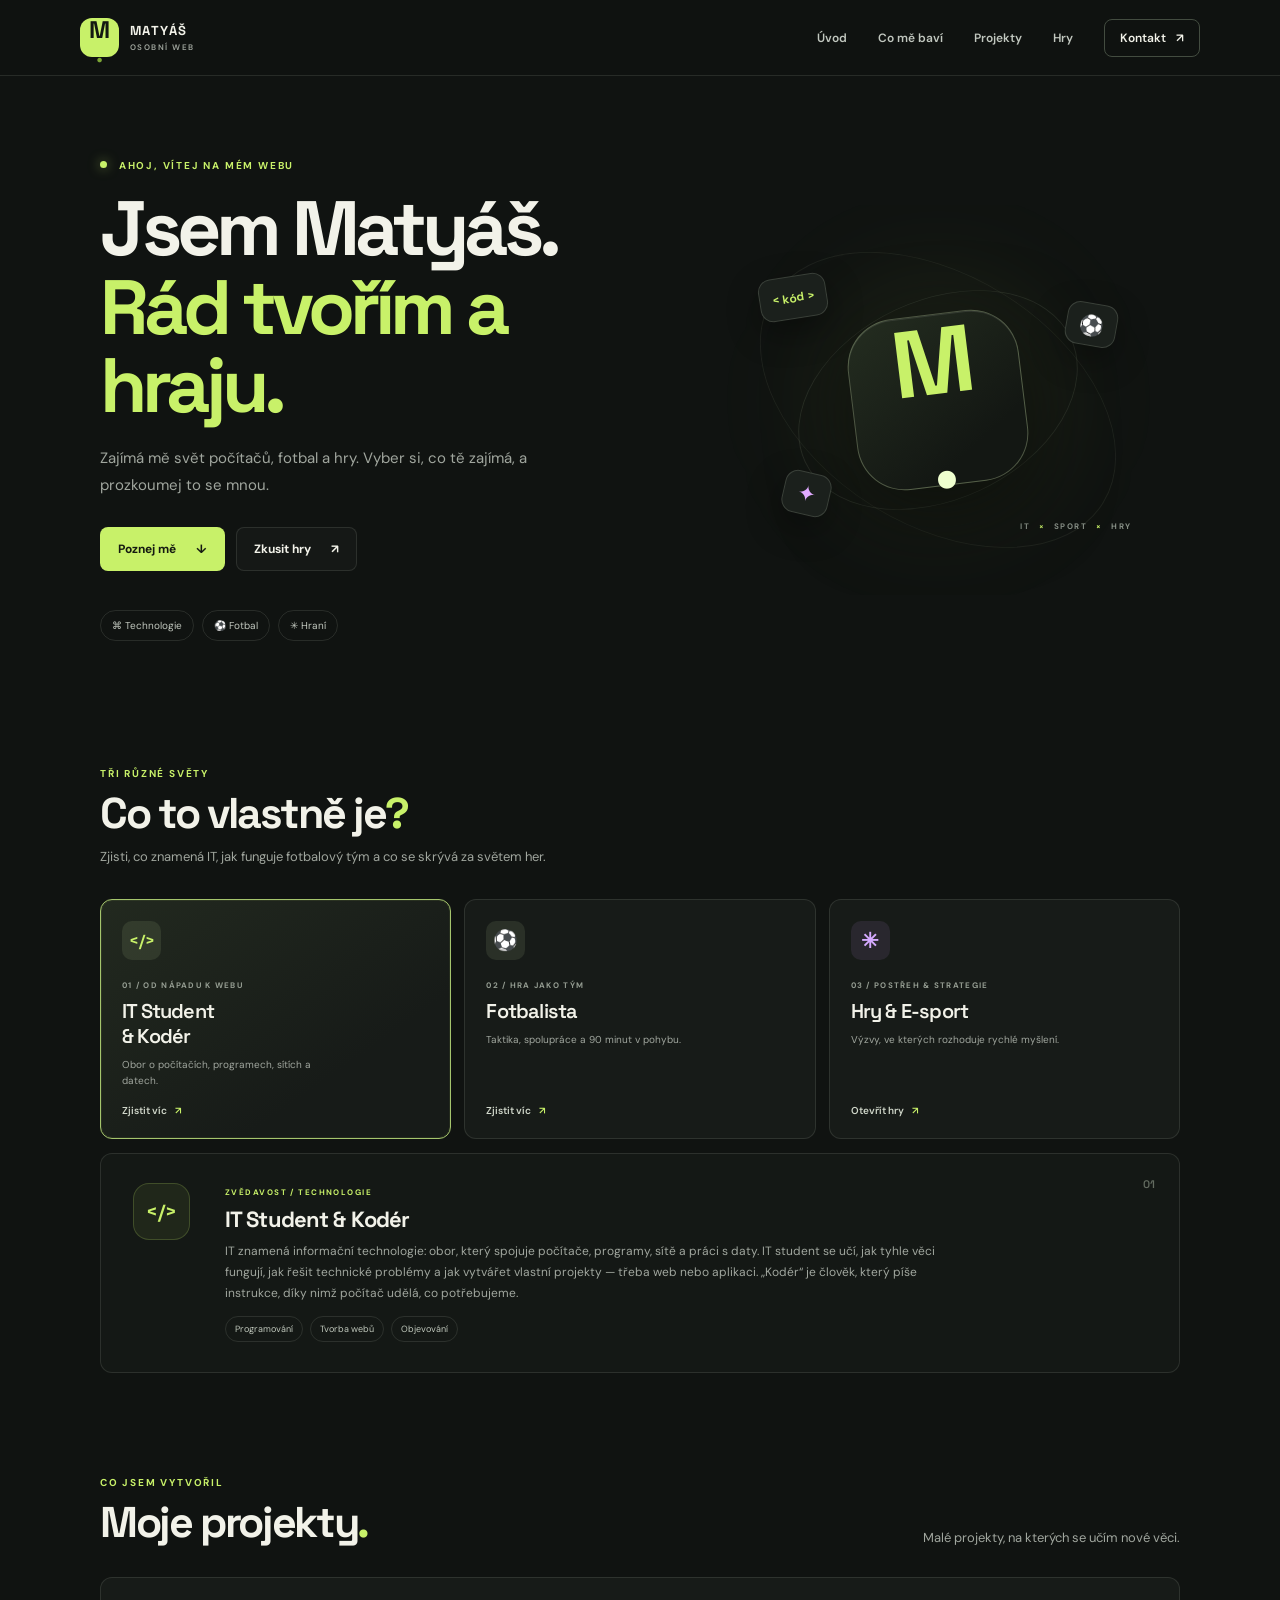
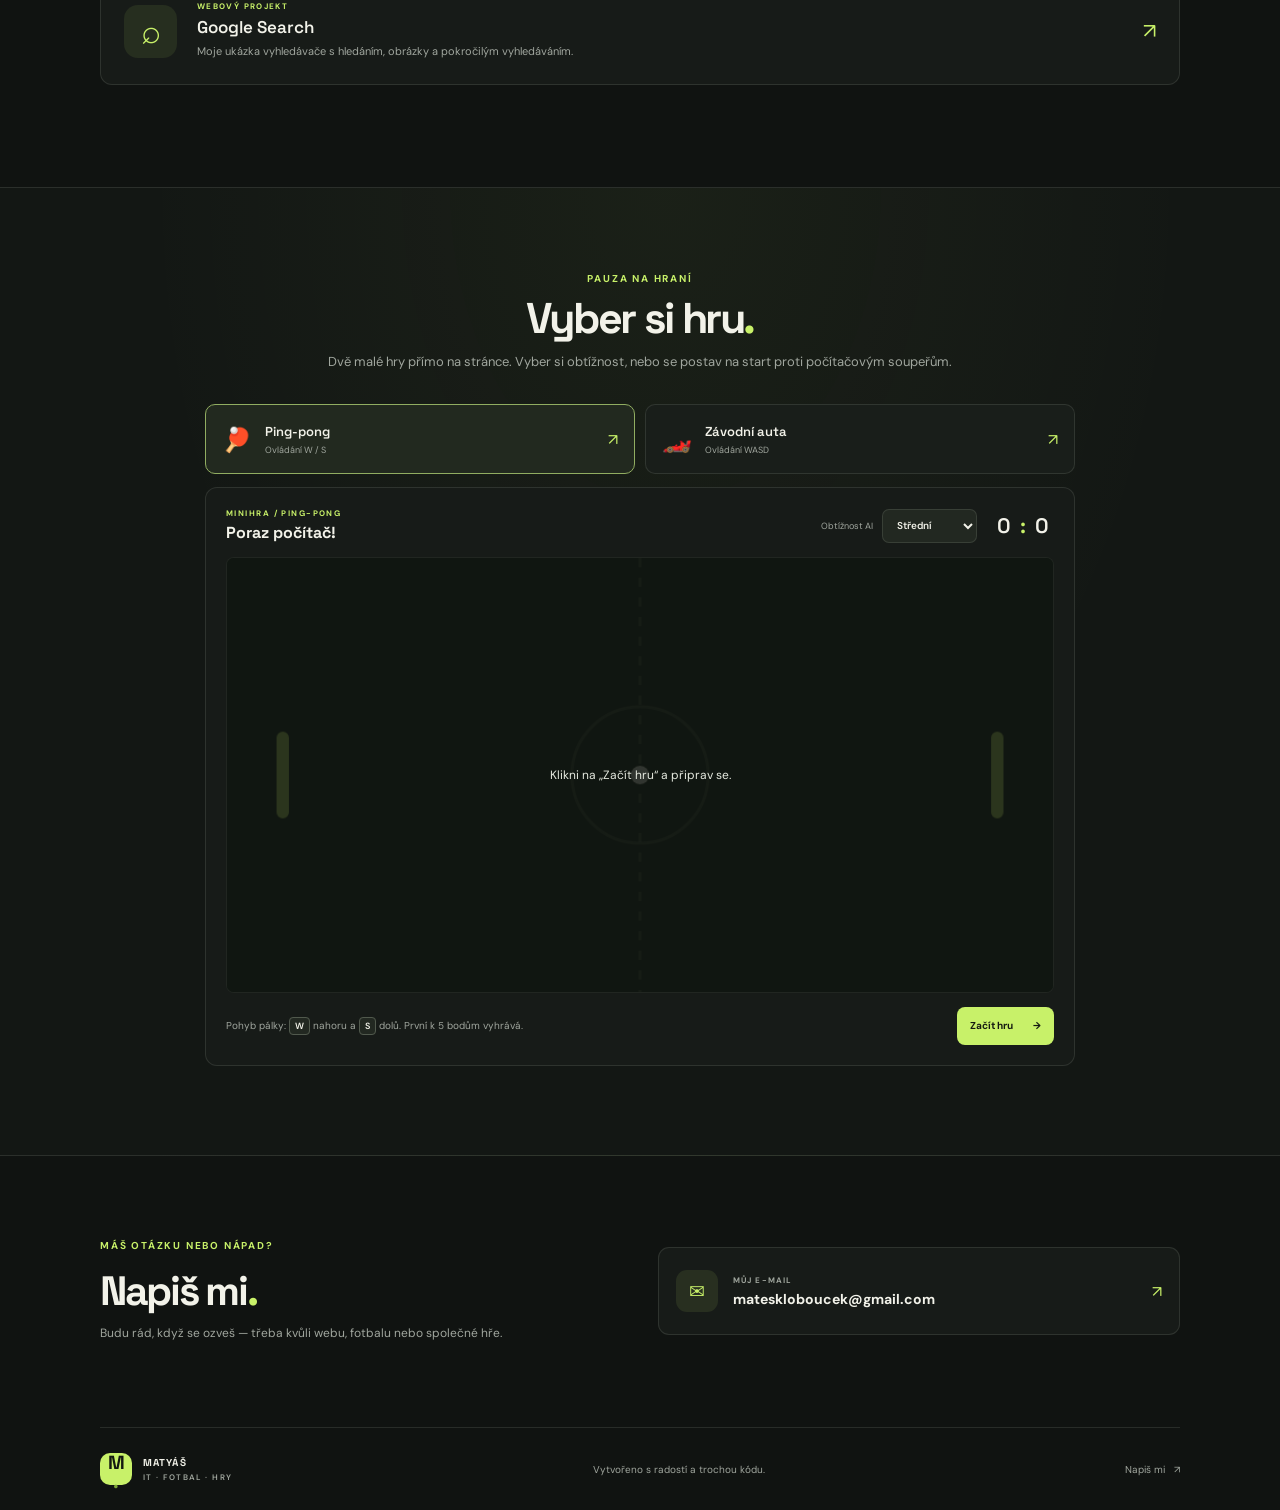
<file: index.html>
<!DOCTYPE html>
<html lang="cs">
<head>
  <meta charset="UTF-8">
  <meta name="viewport" content="width=device-width, initial-scale=1">
  <meta name="theme-color" content="#101311">
  <meta name="description" content="Osobní web Matyáše — IT, fotbal a hry.">
  <title>Matyáš | IT, fotbal a hry</title>
  <link rel="stylesheet" href="style.css">
  <script src="script.js" defer></script>
</head>
<body>
  <header class="site-header">
    <a class="brand" href="#home" aria-label="Matyáš — úvod">
      <span class="brand-mark" aria-hidden="true">M<span>.</span></span>
      <span class="brand-name">MATYÁŠ<small>OSOBNÍ WEB</small></span>
    </a>
    <button class="menu-toggle" id="menu-toggle" type="button" aria-label="Otevřít navigaci" aria-expanded="false">☰</button>
    <nav class="navigation" id="navigation" aria-label="Hlavní navigace">
      <a href="#home">Úvod</a>
      <a href="#interests">Co mě baví</a>
      <a href="#projects">Projekty</a>
      <a href="#games">Hry</a>
      <a class="nav-contact" href="#contact">Kontakt <span aria-hidden="true">↗</span></a>
    </nav>
  </header>

  <main>
    <section class="hero section-wrap" id="home">
      <div class="hero-copy">
        <p class="eyebrow"><span class="status-dot"></span> Ahoj, vítej na mém webu</p>
        <h1>Jsem Matyáš.<br><span>Rád tvořím a hraju.</span></h1>
        <p class="hero-intro">Zajímá mě svět počítačů, fotbal a hry. Vyber si, co tě zajímá, a prozkoumej to se mnou.</p>
        <div class="hero-actions">
          <a class="button button-primary" href="#interests">Poznej mě <span aria-hidden="true">↓</span></a>
          <a class="button button-quiet" href="#games">Zkusit hry <span aria-hidden="true">↗</span></a>
        </div>
        <div class="hero-tags" aria-label="Moje zájmy">
          <span>⌘ Technologie</span><span>⚽ Fotbal</span><span>✳ Hraní</span>
        </div>
      </div>
      <div class="hero-art" aria-label="Grafická ilustrace osobního loga">
        <div class="orbit orbit-one"></div><div class="orbit orbit-two"></div>
        <div class="hero-logo">M<span>.</span></div>
        <span class="float-chip chip-code">&lt; kód &gt;</span>
        <span class="float-chip chip-ball">⚽</span>
        <span class="float-chip chip-game">✦</span>
        <span class="art-caption">IT <b>×</b> SPORT <b>×</b> HRY</span>
      </div>
    </section>

    <section class="interests section-wrap" id="interests">
      <div class="section-heading">
        <p class="eyebrow">Tři různé světy</p>
        <h2>Co to vlastně je<span>?</span></h2>
        <p>Zjisti, co znamená IT, jak funguje fotbalový tým a co se skrývá za světem her.</p>
      </div>
      <div class="interest-grid" role="tablist" aria-label="Moje zájmy">
        <button class="interest-card is-active" type="button" role="tab" id="tab-it" aria-selected="true" aria-controls="interest-detail" data-interest="it">
          <span class="card-icon icon-tech" aria-hidden="true">&lt;/&gt;</span>
          <span class="card-number">01 / OD NÁPADU K WEBU</span>
          <strong>IT Student<br>&amp; Kodér</strong>
          <span class="card-summary">Obor o počítačích, programech, sítích a datech.</span>
          <span class="card-link">Zjistit víc <span aria-hidden="true">↗</span></span>
        </button>
        <button class="interest-card" type="button" role="tab" id="tab-football" aria-selected="false" aria-controls="interest-detail" data-interest="football">
          <span class="card-icon icon-football" aria-hidden="true">⚽</span>
          <span class="card-number">02 / HRA JAKO TÝM</span>
          <strong>Fotbalista</strong>
          <span class="card-summary">Taktika, spolupráce a 90 minut v pohybu.</span>
          <span class="card-link">Zjistit víc <span aria-hidden="true">↗</span></span>
        </button>
        <button class="interest-card" type="button" role="tab" id="tab-games" aria-selected="false" aria-controls="interest-detail" data-interest="games">
          <span class="card-icon icon-games" aria-hidden="true">✳</span>
          <span class="card-number">03 / POSTŘEH &amp; STRATEGIE</span>
          <strong>Hry &amp; E-sport</strong>
          <span class="card-summary">Výzvy, ve kterých rozhoduje rychlé myšlení.</span>
          <span class="card-link">Otevřít hry <span aria-hidden="true">↗</span></span>
        </button>
      </div>
      <article class="interest-detail" id="interest-detail" role="tabpanel" aria-labelledby="tab-it" aria-live="polite">
        <div class="detail-symbol" id="detail-symbol" aria-hidden="true">&lt;/&gt;</div>
        <div class="detail-copy">
          <p class="eyebrow" id="detail-kicker">ZVĚDAVOST / TECHNOLOGIE</p>
          <h3 id="detail-title">IT Student &amp; Kodér</h3>
          <p id="detail-text">IT znamená informační technologie: obor, který spojuje počítače, programy, sítě a práci s daty. IT student se učí, jak tyhle věci fungují, jak řešit technické problémy a jak vytvářet vlastní projekty — třeba web nebo aplikaci. „Kodér“ je člověk, který píše instrukce, díky nimž počítač udělá, co potřebujeme.</p>
          <div class="detail-tags" id="detail-tags"><span>Programování</span><span>Tvorba webů</span><span>Objevování</span></div>
        </div>
        <span class="detail-index" id="detail-index">01</span>
      </article>
    </section>

    <section class="projects section-wrap" id="projects">
      <div class="section-heading heading-inline">
        <div><p class="eyebrow">Co jsem vytvořil</p><h2>Moje projekty<span>.</span></h2></div>
        <p>Malé projekty, na kterých se učím nové věci.</p>
      </div>
      <a class="project-card" href="googlesearch/index.html">
        <span class="project-icon" aria-hidden="true">⌕</span>
        <span class="project-info"><span class="project-type">WEBOVÝ PROJEKT</span><strong>Google Search</strong><span>Moje ukázka vyhledávače s hledáním, obrázky a pokročilým vyhledáváním.</span></span>
        <span class="project-arrow" aria-label="Otevřít projekt">↗</span>
      </a>
    </section>

    <section class="games-section" id="games">
      <div class="section-wrap games-content">
        <div class="section-heading">
          <p class="eyebrow">Pauza na hraní</p>
          <h2>Vyber si hru<span>.</span></h2>
          <p>Dvě malé hry přímo na stránce. Vyber si obtížnost, nebo se postav na start proti počítačovým soupeřům.</p>
        </div>
        <div class="game-picker" role="tablist" aria-label="Výběr hry">
          <button class="game-choice is-active" type="button" role="tab" aria-selected="true" aria-controls="game-panel" data-game="pong"><span aria-hidden="true">🏓</span><span><strong>Ping-pong</strong><small>Ovládání W / S</small></span><span class="choice-arrow" aria-hidden="true">↗</span></button>
          <button class="game-choice" type="button" role="tab" aria-selected="false" aria-controls="game-panel" data-game="race"><span aria-hidden="true">🏎️</span><span><strong>Závodní auta</strong><small>Ovládání WASD</small></span><span class="choice-arrow" aria-hidden="true">↗</span></button>
        </div>
        <div class="game-panel" id="game-panel" role="tabpanel">
          <div class="game-topline">
            <div><p class="eyebrow" id="game-label">MINIHRA / PING-PONG</p><h3 id="game-title">Poraz počítač!</h3></div>
            <label class="difficulty-control" id="ai-difficulty-control" for="ai-difficulty">
              <span>Obtížnost AI</span>
              <select id="ai-difficulty">
                <option value="easy">Lehká</option>
                <option value="normal" selected>Střední</option>
                <option value="hard">Těžká</option>
              </select>
            </label>
            <div class="game-score" id="game-score" aria-live="polite">0 <span>:</span> 0</div>
          </div>
          <div class="canvas-wrap">
            <canvas id="game-canvas" width="800" height="420" aria-label="Herní plocha; ping-pong se ovládá klávesami W a S"></canvas>
            <div class="race-hud" id="race-hud" aria-live="polite" hidden>
              <div class="hud-stat"><span>POZICE</span><strong id="race-position">1. / 4</strong></div>
              <div class="hud-stat"><span>ČAS</span><strong id="race-time">00:00.0</strong></div>
              <div class="hud-stat"><span>KOLO</span><strong id="race-lap">1 / 3</strong></div>
              <div class="hud-stat"><span>RYCHLOST</span><strong id="race-speed">0 km/h</strong></div>
            </div>
            <div class="canvas-message" id="canvas-message">Klikni na „Začít hru“ a připrav se.</div>
          </div>
          <div class="game-bottomline">
            <p id="game-instructions">Pohyb pálky: <kbd>W</kbd> nahoru a <kbd>S</kbd> dolů. První k 5 bodům vyhrává.</p>
            <button class="button button-primary game-start" id="game-start" type="button">Začít hru <span aria-hidden="true">→</span></button>
          </div>
        </div>
      </div>
    </section>

    <section class="contact section-wrap" id="contact">
      <div class="contact-copy">
        <p class="eyebrow">Máš otázku nebo nápad?</p>
        <h2>Napiš mi<span>.</span></h2>
        <p>Budu rád, když se ozveš — třeba kvůli webu, fotbalu nebo společné hře.</p>
      </div>
      <a class="email-link" href="mailto:mateskloboucek@gmail.com"><span class="email-icon" aria-hidden="true">✉</span><span><small>MŮJ E-MAIL</small><strong>mateskloboucek@gmail.com</strong></span><span class="email-arrow" aria-hidden="true">↗</span></a>
    </section>
  </main>

  <footer class="site-footer section-wrap">
    <a class="brand footer-brand" href="#home"><span class="brand-mark" aria-hidden="true">M<span>.</span></span><span class="brand-name">MATYÁŠ<small>IT · FOTBAL · HRY</small></span></a>
    <p>Vytvořeno s radostí a trochou kódu.</p>
    <a href="mailto:mateskloboucek@gmail.com">Napiš mi <span aria-hidden="true">↗</span></a>
  </footer>
</body>
</html>
</file>
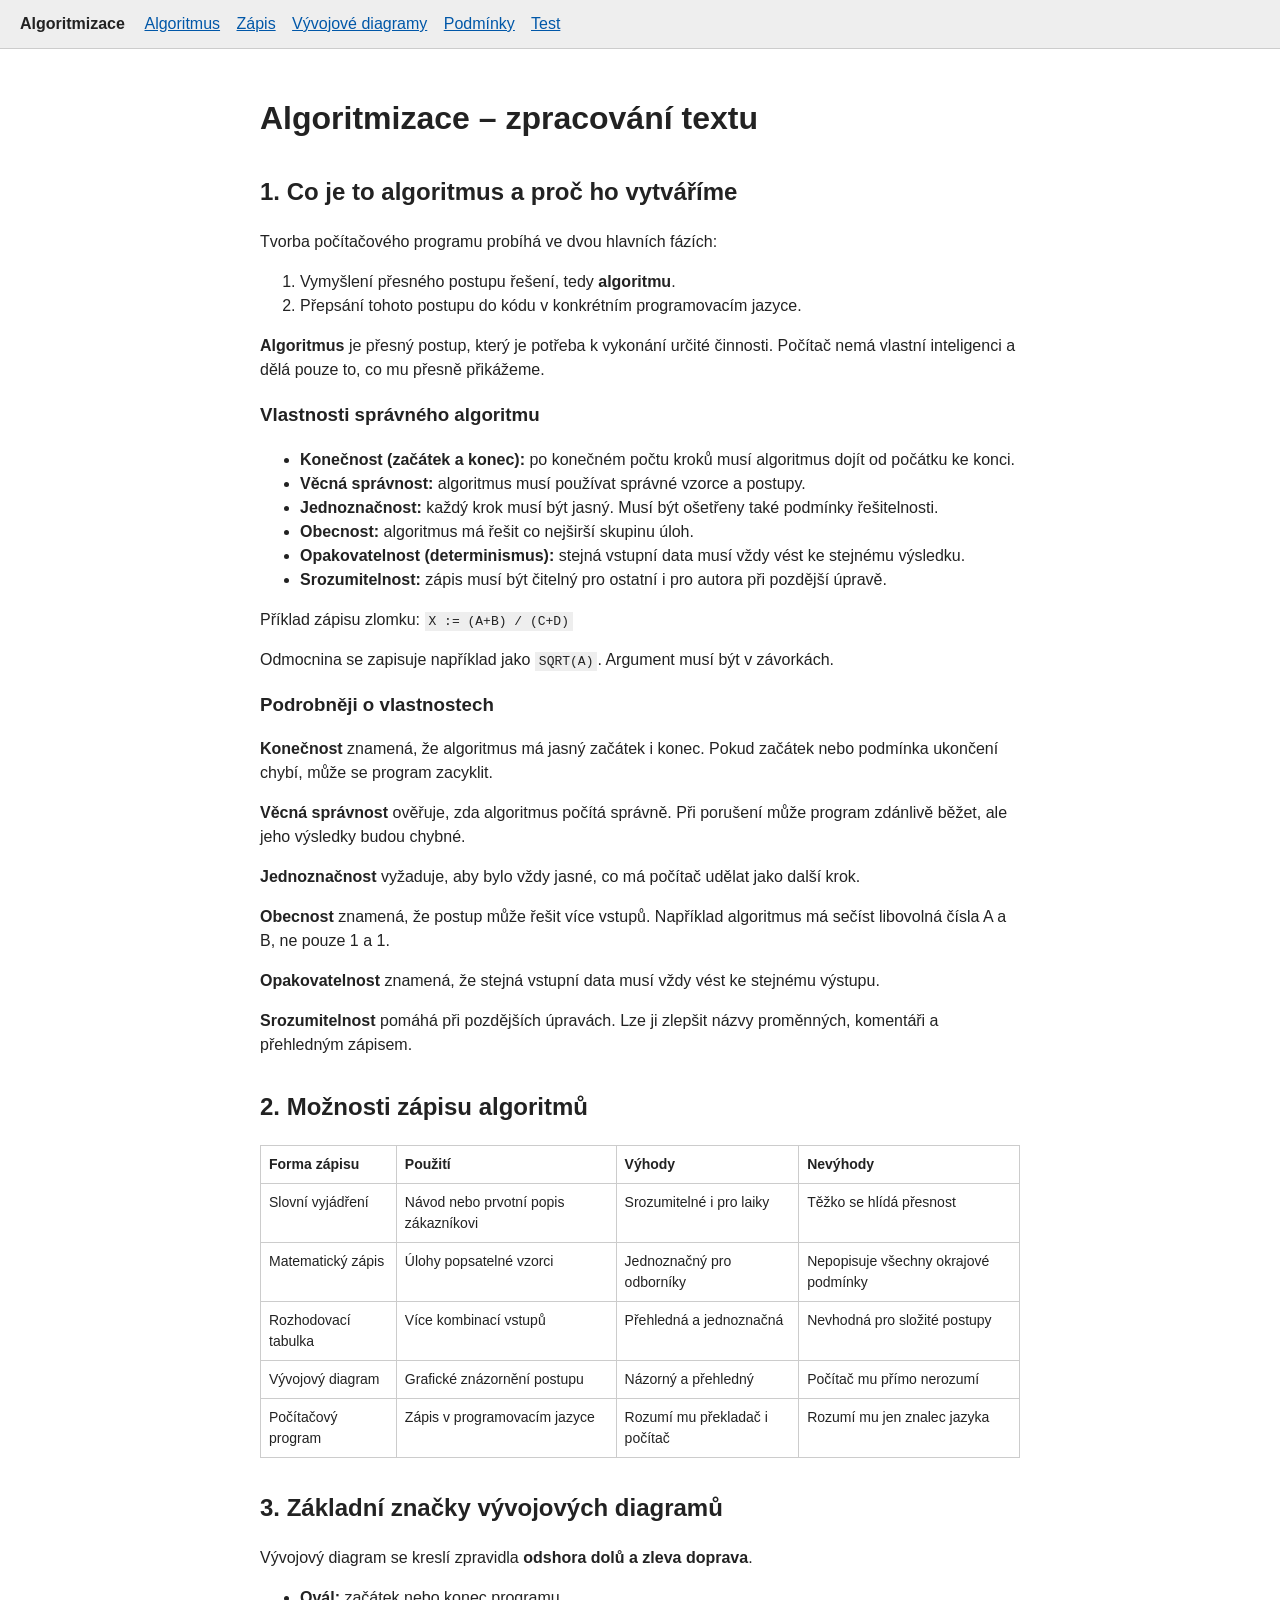
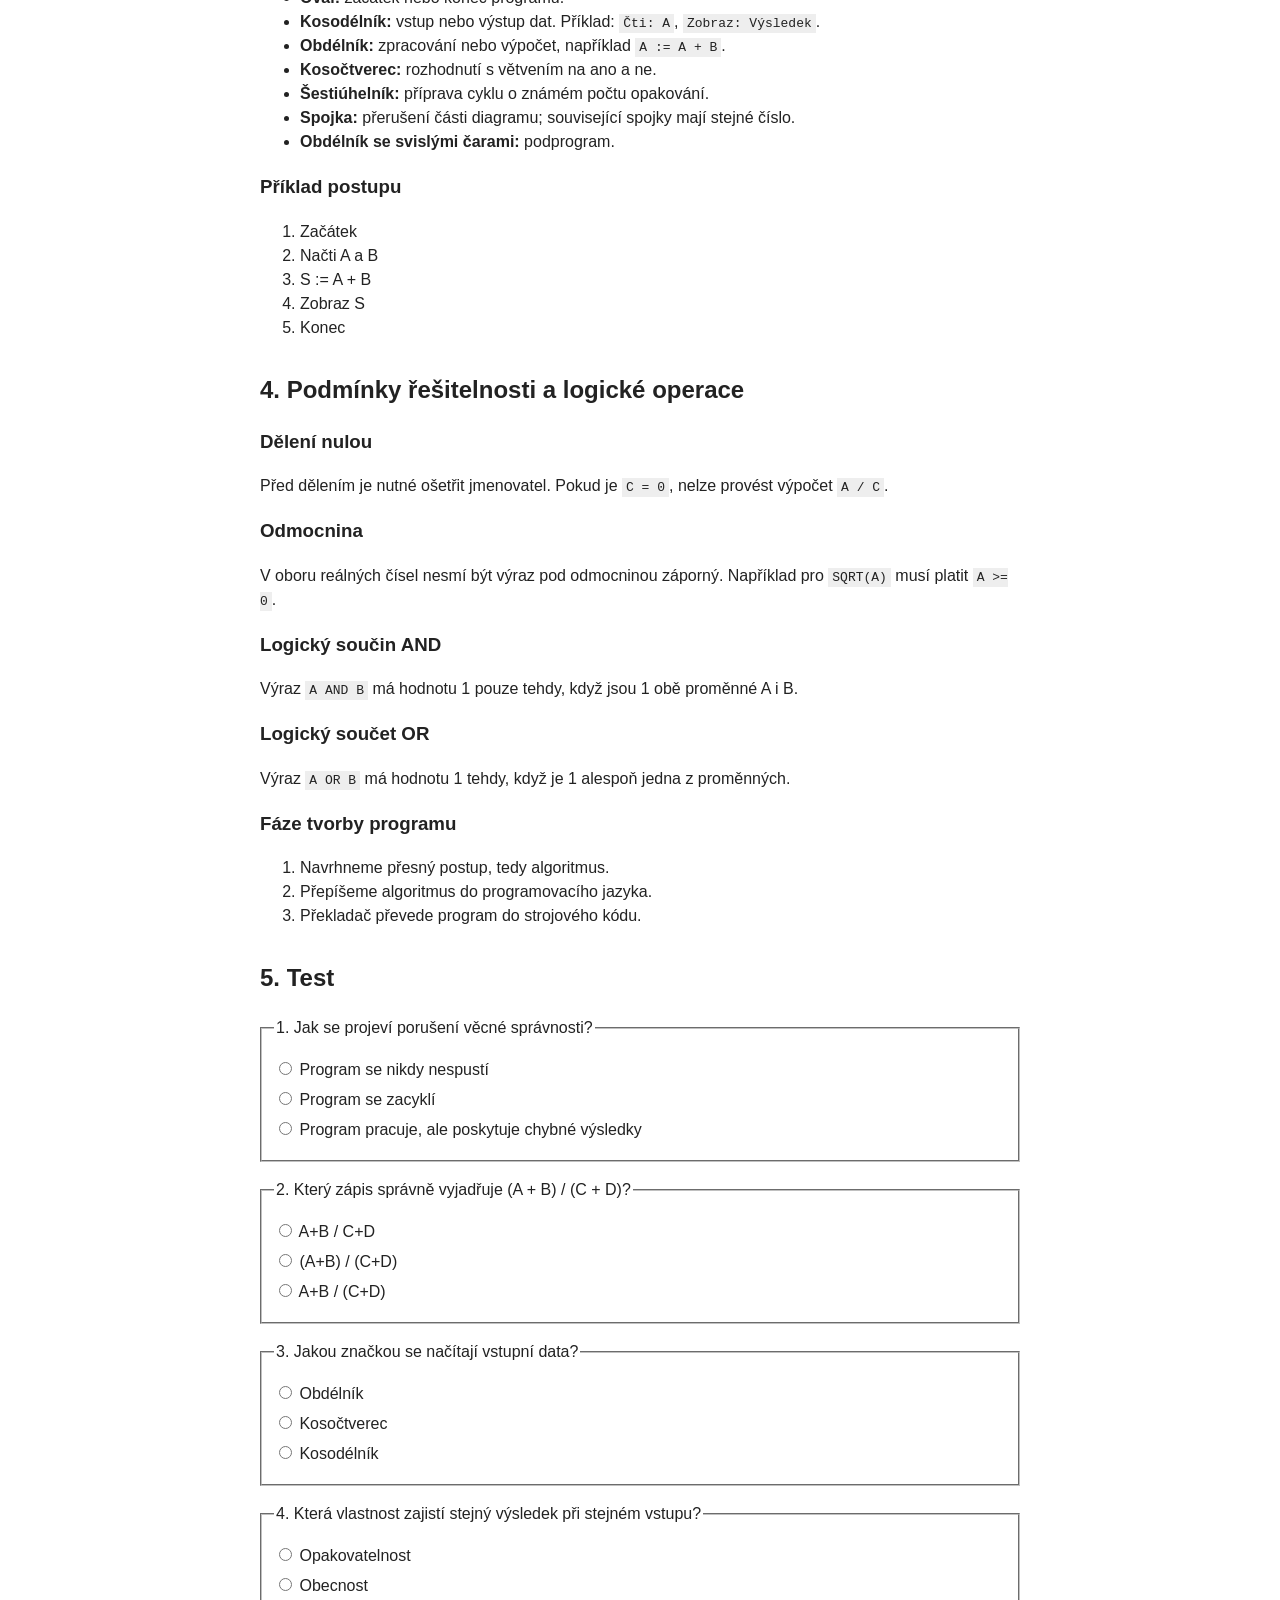
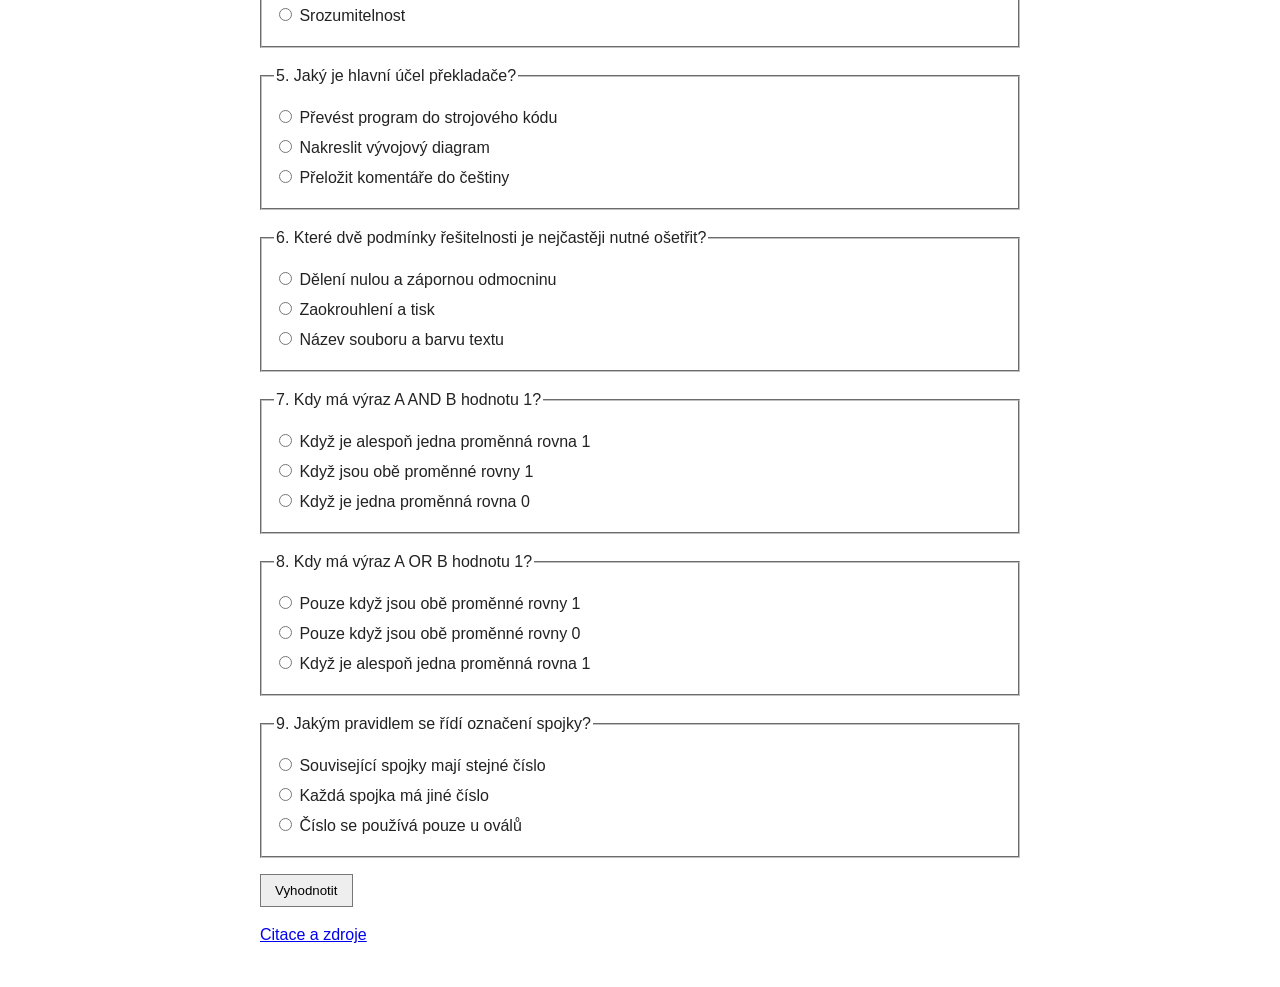
<file: algoritmy/index.html>
<!DOCTYPE html>
<html lang="cs">
<head>
  <meta charset="UTF-8">
  <meta name="viewport" content="width=device-width, initial-scale=1.0">
  <title>Algoritmy</title>
  <link rel="stylesheet" href="style.css">
  <script src="script.js" defer></script>
</head>
<body>
  <nav>
    <strong>Algoritmizace</strong>
    <a href="#algoritmus">Algoritmus</a>
    <a href="#zapis">Zápis</a>
    <a href="#diagram">Vývojové diagramy</a>
    <a href="#podminky">Podmínky</a>
    <a href="#test">Test</a>
  </nav>

  <main>
    <h1>Algoritmizace – zpracování textu</h1>

    <section id="algoritmus">
      <h2>1. Co je to algoritmus a proč ho vytváříme</h2>
      <p>Tvorba počítačového programu probíhá ve dvou hlavních fázích:</p>
      <ol>
        <li>Vymyšlení přesného postupu řešení, tedy <strong>algoritmu</strong>.</li>
        <li>Přepsání tohoto postupu do kódu v konkrétním programovacím jazyce.</li>
      </ol>
      <p><strong>Algoritmus</strong> je přesný postup, který je potřeba k vykonání určité činnosti. Počítač nemá vlastní inteligenci a dělá pouze to, co mu přesně přikážeme.</p>

      <h3>Vlastnosti správného algoritmu</h3>
      <ul>
        <li><strong>Konečnost (začátek a konec):</strong> po konečném počtu kroků musí algoritmus dojít od počátku ke konci.</li>
        <li><strong>Věcná správnost:</strong> algoritmus musí používat správné vzorce a postupy.</li>
        <li><strong>Jednoznačnost:</strong> každý krok musí být jasný. Musí být ošetřeny také podmínky řešitelnosti.</li>
        <li><strong>Obecnost:</strong> algoritmus má řešit co nejširší skupinu úloh.</li>
        <li><strong>Opakovatelnost (determinismus):</strong> stejná vstupní data musí vždy vést ke stejnému výsledku.</li>
        <li><strong>Srozumitelnost:</strong> zápis musí být čitelný pro ostatní i pro autora při pozdější úpravě.</li>
      </ul>
      <p>Příklad zápisu zlomku: <code>X := (A+B) / (C+D)</code></p>
      <p>Odmocnina se zapisuje například jako <code>SQRT(A)</code>. Argument musí být v závorkách.</p>

      <h3>Podrobněji o vlastnostech</h3>
      <p><strong>Konečnost</strong> znamená, že algoritmus má jasný začátek i konec. Pokud začátek nebo podmínka ukončení chybí, může se program zacyklit.</p>
      <p><strong>Věcná správnost</strong> ověřuje, zda algoritmus počítá správně. Při porušení může program zdánlivě běžet, ale jeho výsledky budou chybné.</p>
      <p><strong>Jednoznačnost</strong> vyžaduje, aby bylo vždy jasné, co má počítač udělat jako další krok.</p>
      <p><strong>Obecnost</strong> znamená, že postup může řešit více vstupů. Například algoritmus má sečíst libovolná čísla A a B, ne pouze 1 a 1.</p>
      <p><strong>Opakovatelnost</strong> znamená, že stejná vstupní data musí vždy vést ke stejnému výstupu.</p>
      <p><strong>Srozumitelnost</strong> pomáhá při pozdějších úpravách. Lze ji zlepšit názvy proměnných, komentáři a přehledným zápisem.</p>
    </section>

    <section id="zapis">
      <h2>2. Možnosti zápisu algoritmů</h2>
      <table>
        <thead>
          <tr><th>Forma zápisu</th><th>Použití</th><th>Výhody</th><th>Nevýhody</th></tr>
        </thead>
        <tbody>
          <tr><td>Slovní vyjádření</td><td>Návod nebo prvotní popis zákazníkovi</td><td>Srozumitelné i pro laiky</td><td>Těžko se hlídá přesnost</td></tr>
          <tr><td>Matematický zápis</td><td>Úlohy popsatelné vzorci</td><td>Jednoznačný pro odborníky</td><td>Nepopisuje všechny okrajové podmínky</td></tr>
          <tr><td>Rozhodovací tabulka</td><td>Více kombinací vstupů</td><td>Přehledná a jednoznačná</td><td>Nevhodná pro složité postupy</td></tr>
          <tr><td>Vývojový diagram</td><td>Grafické znázornění postupu</td><td>Názorný a přehledný</td><td>Počítač mu přímo nerozumí</td></tr>
          <tr><td>Počítačový program</td><td>Zápis v programovacím jazyce</td><td>Rozumí mu překladač i počítač</td><td>Rozumí mu jen znalec jazyka</td></tr>
        </tbody>
      </table>
    </section>

    <section id="diagram">
      <h2>3. Základní značky vývojových diagramů</h2>
      <p>Vývojový diagram se kreslí zpravidla <strong>odshora dolů a zleva doprava</strong>.</p>
      <ul>
        <li><strong>Ovál:</strong> začátek nebo konec programu.</li>
        <li><strong>Kosodélník:</strong> vstup nebo výstup dat. Příklad: <code>Čti: A</code>, <code>Zobraz: Výsledek</code>.</li>
        <li><strong>Obdélník:</strong> zpracování nebo výpočet, například <code>A := A + B</code>.</li>
        <li><strong>Kosočtverec:</strong> rozhodnutí s větvením na ano a ne.</li>
        <li><strong>Šestiúhelník:</strong> příprava cyklu o známém počtu opakování.</li>
        <li><strong>Spojka:</strong> přerušení části diagramu; související spojky mají stejné číslo.</li>
        <li><strong>Obdélník se svislými čarami:</strong> podprogram.</li>
      </ul>

      <h3>Příklad postupu</h3>
      <ol>
        <li>Začátek</li>
        <li>Načti A a B</li>
        <li>S := A + B</li>
        <li>Zobraz S</li>
        <li>Konec</li>
      </ol>
    </section>

    <section id="podminky">
      <h2>4. Podmínky řešitelnosti a logické operace</h2>
      <h3>Dělení nulou</h3>
      <p>Před dělením je nutné ošetřit jmenovatel. Pokud je <code>C = 0</code>, nelze provést výpočet <code>A / C</code>.</p>

      <h3>Odmocnina</h3>
      <p>V oboru reálných čísel nesmí být výraz pod odmocninou záporný. Například pro <code>SQRT(A)</code> musí platit <code>A >= 0</code>.</p>

      <h3>Logický součin AND</h3>
      <p>Výraz <code>A AND B</code> má hodnotu 1 pouze tehdy, když jsou 1 obě proměnné A i B.</p>

      <h3>Logický součet OR</h3>
      <p>Výraz <code>A OR B</code> má hodnotu 1 tehdy, když je 1 alespoň jedna z proměnných.</p>

      <h3>Fáze tvorby programu</h3>
      <ol>
        <li>Navrhneme přesný postup, tedy algoritmus.</li>
        <li>Přepíšeme algoritmus do programovacího jazyka.</li>
        <li>Překladač převede program do strojového kódu.</li>
      </ol>
    </section>

    <section id="test">
      <h2>5. Test</h2>
      <form id="quiz">
        <fieldset>
          <legend>1. Jak se projeví porušení věcné správnosti?</legend>
          <label><input type="radio" name="q1" value="a"> Program se nikdy nespustí</label>
          <label><input type="radio" name="q1" value="b"> Program se zacyklí</label>
          <label><input type="radio" name="q1" value="c"> Program pracuje, ale poskytuje chybné výsledky</label>
        </fieldset>

        <fieldset>
          <legend>2. Který zápis správně vyjadřuje (A + B) / (C + D)?</legend>
          <label><input type="radio" name="q2" value="a"> A+B / C+D</label>
          <label><input type="radio" name="q2" value="b"> (A+B) / (C+D)</label>
          <label><input type="radio" name="q2" value="c"> A+B / (C+D)</label>
        </fieldset>

        <fieldset>
          <legend>3. Jakou značkou se načítají vstupní data?</legend>
          <label><input type="radio" name="q3" value="a"> Obdélník</label>
          <label><input type="radio" name="q3" value="b"> Kosočtverec</label>
          <label><input type="radio" name="q3" value="c"> Kosodélník</label>
        </fieldset>

        <fieldset>
          <legend>4. Která vlastnost zajistí stejný výsledek při stejném vstupu?</legend>
          <label><input type="radio" name="q4" value="a"> Opakovatelnost</label>
          <label><input type="radio" name="q4" value="b"> Obecnost</label>
          <label><input type="radio" name="q4" value="c"> Srozumitelnost</label>
        </fieldset>

        <fieldset>
          <legend>5. Jaký je hlavní účel překladače?</legend>
          <label><input type="radio" name="q5" value="a"> Převést program do strojového kódu</label>
          <label><input type="radio" name="q5" value="b"> Nakreslit vývojový diagram</label>
          <label><input type="radio" name="q5" value="c"> Přeložit komentáře do češtiny</label>
        </fieldset>
        <fieldset>
          <legend>6. Které dvě podmínky řešitelnosti je nejčastěji nutné ošetřit?</legend>
          <label><input type="radio" name="q6" value="a"> Dělení nulou a zápornou odmocninu</label>
          <label><input type="radio" name="q6" value="b"> Zaokrouhlení a tisk</label>
          <label><input type="radio" name="q6" value="c"> Název souboru a barvu textu</label>
        </fieldset>
        <fieldset>
          <legend>7. Kdy má výraz A AND B hodnotu 1?</legend>
          <label><input type="radio" name="q7" value="a"> Když je alespoň jedna proměnná rovna 1</label>
          <label><input type="radio" name="q7" value="b"> Když jsou obě proměnné rovny 1</label>
          <label><input type="radio" name="q7" value="c"> Když je jedna proměnná rovna 0</label>
        </fieldset>
        <fieldset>
          <legend>8. Kdy má výraz A OR B hodnotu 1?</legend>
          <label><input type="radio" name="q8" value="a"> Pouze když jsou obě proměnné rovny 1</label>
          <label><input type="radio" name="q8" value="b"> Pouze když jsou obě proměnné rovny 0</label>
          <label><input type="radio" name="q8" value="c"> Když je alespoň jedna proměnná rovna 1</label>
        </fieldset>
        <fieldset>
          <legend>9. Jakým pravidlem se řídí označení spojky?</legend>
          <label><input type="radio" name="q9" value="a"> Související spojky mají stejné číslo</label>
          <label><input type="radio" name="q9" value="b"> Každá spojka má jiné číslo</label>
          <label><input type="radio" name="q9" value="c"> Číslo se používá pouze u oválů</label>
        </fieldset>

        <button type="submit">Vyhodnotit</button>
      </form>
      <p id="result" aria-live="polite"></p>
    </section>

    <p><a href="citace.md">Citace a zdroje</a></p>
  </main>
</body>
</html>
</file>
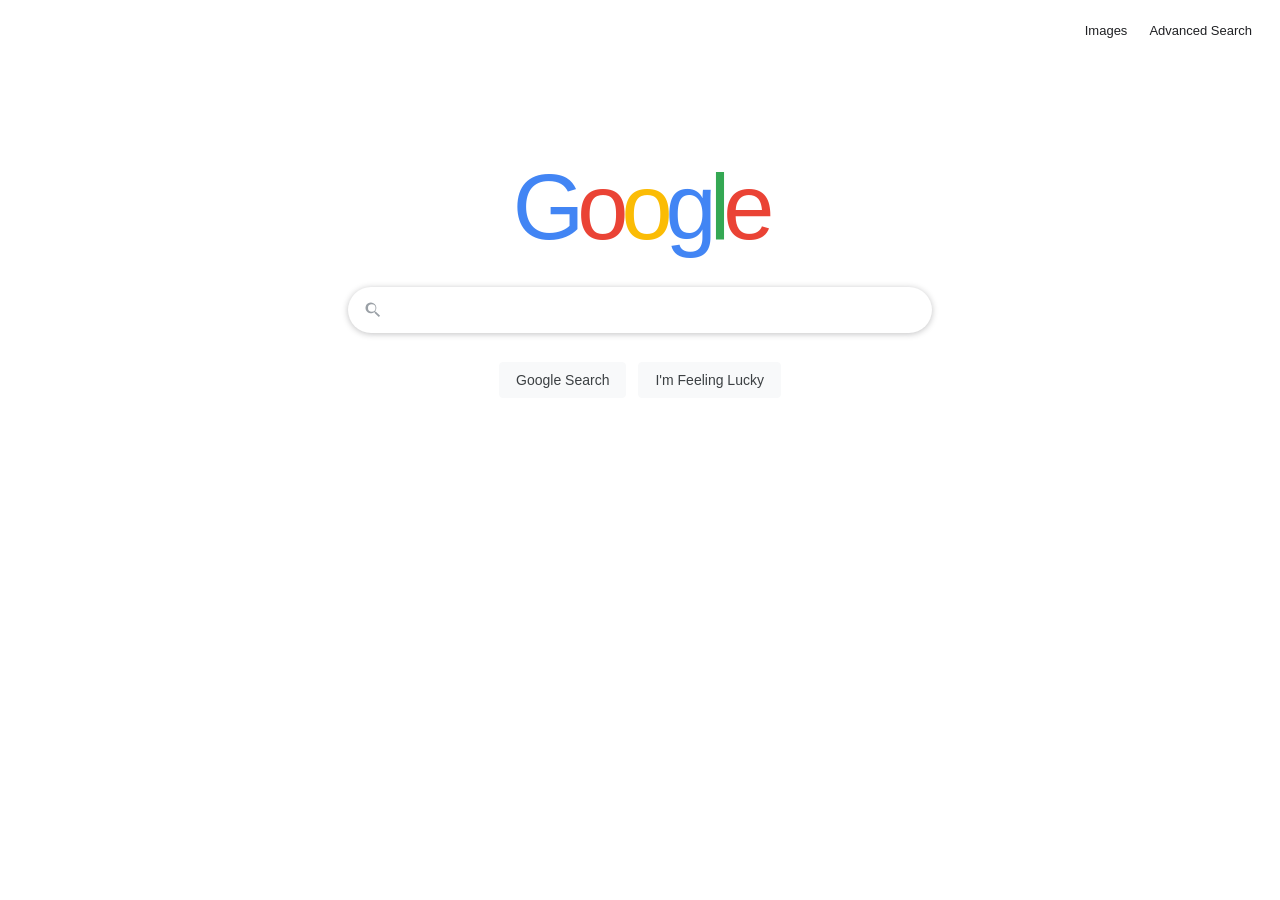
<file: googlesearch/index.html>
<!DOCTYPE html>
<html lang="en">
<head>
  <meta charset="UTF-8">
  <meta name="viewport" content="width=device-width, initial-scale=1">
  <title>Google Search</title>
  <link rel="stylesheet" href="styles.css">
</head>
<body class="home-page">
  <header class="topbar">
    <nav class="top-links" aria-label="Google search options">
      <a href="images.html">Images</a>
      <a href="advanced.html">Advanced Search</a>
    </nav>
  </header>

  <main class="home-content">
    <a class="wordmark" href="index.html" aria-label="Google Search home">
      <span class="blue">G</span><span class="red">o</span><span class="yellow">o</span><span class="blue">g</span><span class="green">l</span><span class="red">e</span>
    </a>
    <form class="search-form" action="https://www.google.com/search" method="get">
      <label class="visually-hidden" for="query">Search</label>
      <div class="search-field">
        <svg class="search-icon" aria-hidden="true" viewBox="0 0 24 24">
          <path d="M15.5 14h-.79l-.28-.27a6.5 6.5 0 1 0-.71.71l.27.28v.78l5 4.99L20.49 19l-4.99-5zm-5 0A4.5 4.5 0 1 1 10.5 5a4.5 4.5 0 0 1 0 9z"/>
        </svg>
        <input id="query" type="search" name="q" autocomplete="off" autofocus>
      </div>
      <div class="search-buttons">
        <button type="submit" name="btnK" value="Google Search">Google Search</button>
        <button type="submit" name="btnI" value="I'm Feeling Lucky">I'm Feeling Lucky</button>
      </div>
    </form>
  </main>
</body>
</html>
</file>
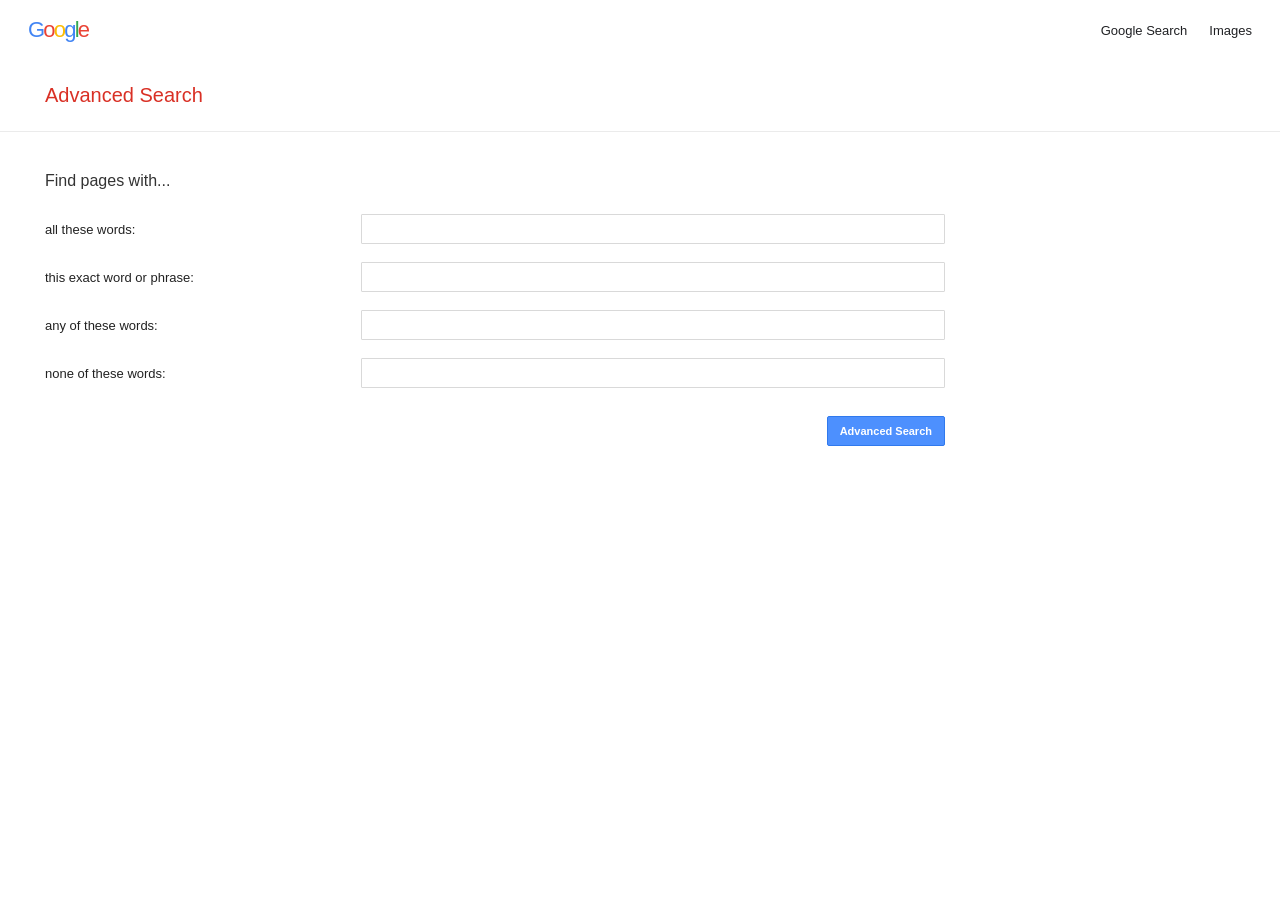
<file: googlesearch/advanced.html>
<!DOCTYPE html>
<html lang="en">
<head>
  <meta charset="UTF-8">
  <meta name="viewport" content="width=device-width, initial-scale=1">
  <title>Google Advanced Search</title>
  <link rel="stylesheet" href="styles.css">
</head>
<body class="advanced-page">
  <header class="topbar">
    <a class="small-wordmark" href="index.html" aria-label="Google Search home">
      <span class="blue">G</span><span class="red">o</span><span class="yellow">o</span><span class="blue">g</span><span class="green">l</span><span class="red">e</span>
    </a>
    <nav class="top-links" aria-label="Google search options">
      <a href="index.html">Google Search</a>
      <a href="images.html">Images</a>
    </nav>
  </header>

  <main>
    <h1 class="advanced-title">Advanced Search</h1>
    <form class="advanced-form" action="https://www.google.com/search" method="get">
      <h2>Find pages with...</h2>
      <div class="advanced-row">
        <label for="all-words">all these words:</label>
        <input id="all-words" type="text" name="as_q">
      </div>
      <div class="advanced-row">
        <label for="exact-phrase">this exact word or phrase:</label>
        <input id="exact-phrase" type="text" name="as_epq">
      </div>
      <div class="advanced-row">
        <label for="any-words">any of these words:</label>
        <input id="any-words" type="text" name="as_oq">
      </div>
      <div class="advanced-row">
        <label for="none-words">none of these words:</label>
        <input id="none-words" type="text" name="as_eq">
      </div>
      <div class="advanced-submit">
        <button type="submit">Advanced Search</button>
      </div>
    </form>
  </main>
</body>
</html>
</file>
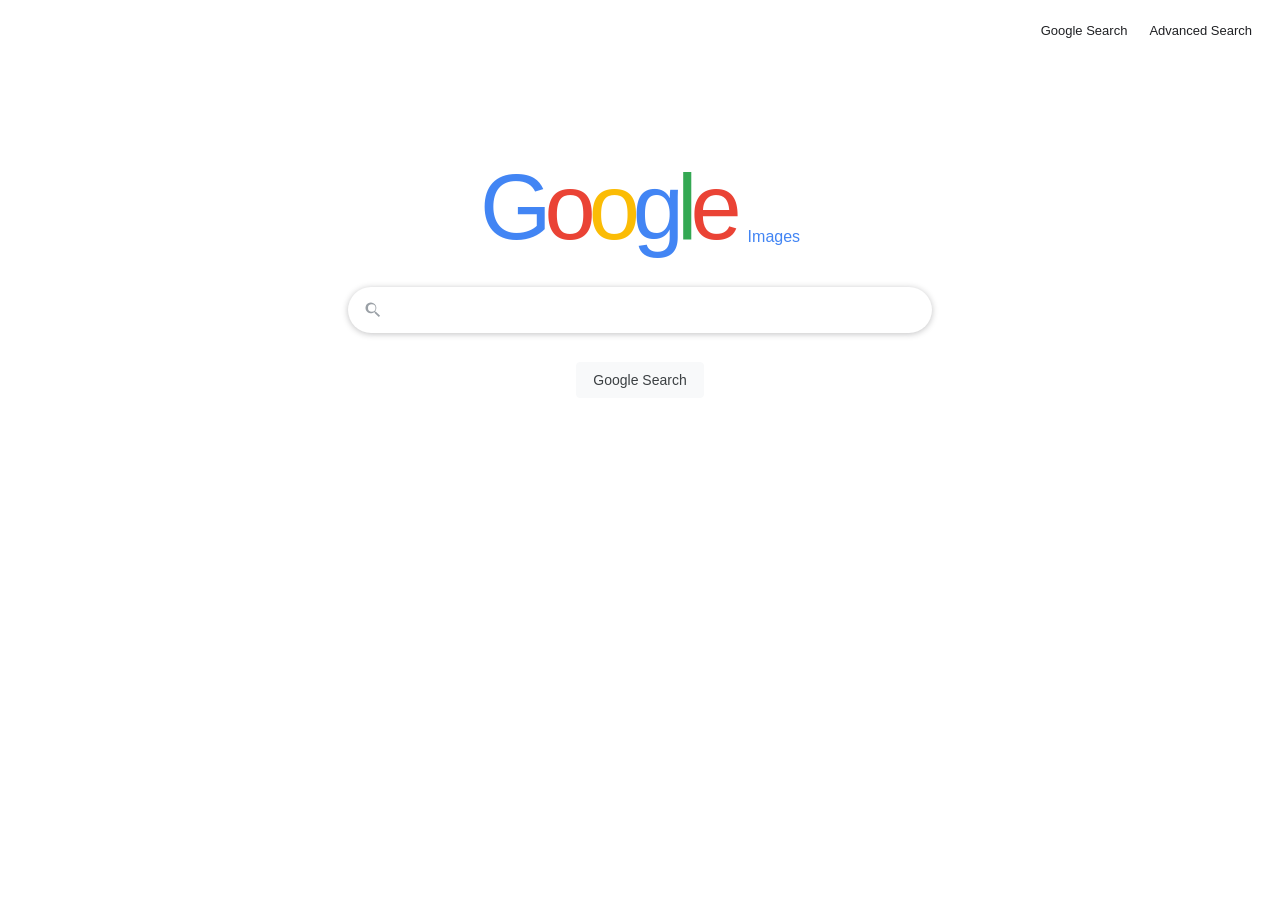
<file: googlesearch/images.html>
<!DOCTYPE html>
<html lang="en">
<head>
  <meta charset="UTF-8">
  <meta name="viewport" content="width=device-width, initial-scale=1">
  <title>Google Images</title>
  <link rel="stylesheet" href="styles.css">
</head>
<body class="home-page">
  <header class="topbar">
    <nav class="top-links" aria-label="Google search options">
      <a href="index.html">Google Search</a>
      <a href="advanced.html">Advanced Search</a>
    </nav>
  </header>

  <main class="home-content">
    <a class="wordmark" href="index.html" aria-label="Google Search home">
      <span class="blue">G</span><span class="red">o</span><span class="yellow">o</span><span class="blue">g</span><span class="green">l</span><span class="red">e</span>
      <span class="images-label">Images</span>
    </a>
    <form class="search-form" action="https://www.google.com/search" method="get">
      <input type="hidden" name="tbm" value="isch">
      <label class="visually-hidden" for="image-query">Search images</label>
      <div class="search-field">
        <svg class="search-icon" aria-hidden="true" viewBox="0 0 24 24">
          <path d="M15.5 14h-.79l-.28-.27a6.5 6.5 0 1 0-.71.71l.27.28v.78l5 4.99L20.49 19l-4.99-5zm-5 0A4.5 4.5 0 1 1 10.5 5a4.5 4.5 0 0 1 0 9z"/>
        </svg>
        <input id="image-query" type="search" name="q" autocomplete="off" autofocus>
      </div>
      <div class="search-buttons">
        <button type="submit">Google Search</button>
      </div>
    </form>
  </main>
</body>
</html>
</file>
<file: style.css>
@import url("https://fonts.googleapis.com/css2?family=DM+Sans:wght@400;500;600;700&family=Space+Grotesk:wght@400;500;600;700&display=swap");

:root {
  color-scheme: dark;
  --bg: #101311;
  --panel: #171b18;
  --panel-light: #1c211d;
  --text: #f2f2e9;
  --muted: #a0a69e;
  --lime: #c8f169;
  --line: rgba(235, 241, 226, .11);
  --font-body: "DM Sans", sans-serif;
  --font-display: "Space Grotesk", sans-serif;
}

* { box-sizing: border-box; }
html { scroll-behavior: smooth; scroll-padding-top: 84px; }
body { margin: 0; background: var(--bg); color: var(--text); font-family: var(--font-body); -webkit-font-smoothing: antialiased; }
button, a { font: inherit; }
a { color: inherit; text-decoration: none; }
button { color: inherit; }
::selection { background: var(--lime); color: var(--bg); }

.site-header { height: 76px; padding: 0 max(6.25vw, calc((100vw - 1200px) / 2)); display: flex; align-items: center; justify-content: space-between; position: sticky; inset: 0 0 auto; z-index: 10; background: rgba(16, 19, 17, .9); border-bottom: 1px solid var(--line); backdrop-filter: blur(16px); }
.brand { display: inline-flex; align-items: center; gap: 11px; }
.brand-mark { width: 39px; height: 39px; display: grid; place-items: center; border-radius: 12px; background: var(--lime); color: #131811; font: 700 24px/1 var(--font-display); letter-spacing: -3px; padding-right: 3px; }
.brand-mark span, .hero-logo span { color: #7ca635; }
.brand-name { font: 700 13px/1.15 var(--font-display); letter-spacing: .11em; }
.brand-name small { display: block; margin-top: 4px; color: var(--muted); font: 600 8px/1 var(--font-body); letter-spacing: .18em; }
.navigation { display: flex; align-items: center; gap: 31px; color: #c1c7bf; font-size: 12px; font-weight: 600; }
.navigation a { transition: color .18s ease; }
.navigation a:hover, .site-footer > a:last-child:hover { color: var(--lime); }
.navigation .nav-contact { display: flex; align-items: center; gap: 10px; padding: 10px 15px; border: 1px solid #434c40; border-radius: 8px; color: var(--text); }
.menu-toggle { display: none; border: 0; background: transparent; font-size: 24px; cursor: pointer; }
.section-wrap { width: min(1080px, 87.5%); margin-inline: auto; }

.hero { min-height: 590px; display: grid; grid-template-columns: 1.08fr .92fr; align-items: center; gap: 28px; padding-block: 83px 78px; }
.eyebrow { margin: 0 0 17px; color: var(--lime); font-size: 10px; font-weight: 700; letter-spacing: .18em; text-transform: uppercase; }
.status-dot { display: inline-block; width: 7px; height: 7px; margin: 0 8px 1px 0; border-radius: 50%; background: var(--lime); box-shadow: 0 0 12px #c8f16988; }
h1, h2, h3, p { margin-top: 0; }
h1, h2, h3 { font-family: var(--font-display); }
h1 { margin-bottom: 20px; font-size: clamp(47px, 6.3vw, 77px); line-height: 1.02; letter-spacing: -.065em; }
h1 span { color: var(--lime); }
.hero-intro { max-width: 435px; margin-bottom: 28px; color: var(--muted); font-size: 15px; line-height: 1.8; }
.hero-actions { display: flex; flex-wrap: wrap; gap: 11px; }
.button { min-height: 44px; padding: 0 17px; display: inline-flex; align-items: center; justify-content: center; gap: 20px; border: 1px solid transparent; border-radius: 8px; font-size: 12px; font-weight: 700; cursor: pointer; transition: transform .18s ease, background .18s ease, border-color .18s ease; }
.button:hover { transform: translateY(-2px); }
.button-primary { background: var(--lime); color: #151a11; }
.button-primary:hover { background: #d7ff83; }
.button-quiet { border-color: var(--line); background: rgba(255,255,255,.025); color: var(--text); }
.button-quiet:hover { border-color: #69765a; }
.hero-tags { display: flex; flex-wrap: wrap; gap: 8px; margin-top: 39px; }
.hero-tags span { padding: 8px 11px; border: 1px solid var(--line); border-radius: 50px; color: #c2c8bf; font-size: 10px; }
.hero-art { height: 390px; position: relative; display: grid; place-items: center; overflow: hidden; }
.hero-art::before { content: ""; position: absolute; width: 235px; height: 235px; border-radius: 50%; background: #c8f16914; filter: blur(55px); }
.orbit { position: absolute; width: 294px; height: 294px; border: 1px solid #d8e9c31b; border-radius: 50%; transform: rotate(-25deg) scaleY(.68); }
.orbit-two { width: 390px; height: 390px; border-color: #d8e9c312; transform: rotate(32deg) scaleY(.64); }
.hero-logo { position: relative; z-index: 1; width: 172px; height: 172px; display: grid; place-items: center; border: 1px solid #dff3bd48; border-radius: 48px; background: linear-gradient(145deg, #242d20, #131713 75%); box-shadow: 0 22px 80px #0008, inset 0 1px #ffffff19; color: var(--lime); font: 700 94px/1 var(--font-display); letter-spacing: -15px; padding-right: 16px; transform: rotate(-7deg); }
.hero-logo span { color: #efffcf; }
.float-chip { position: absolute; z-index: 2; display: grid; place-items: center; min-width: 47px; height: 43px; padding: 0 12px; border: 1px solid #e9f6db26; border-radius: 13px; background: #1b201c; box-shadow: 0 12px 35px #0005; }
.chip-code { top: 71px; left: 13%; color: var(--lime); font: 700 12px var(--font-display); transform: rotate(-9deg); }
.chip-ball { top: 98px; right: 13%; font-size: 20px; transform: rotate(10deg); }
.chip-game { bottom: 80px; left: 18%; color: #e0a9ff; font-size: 22px; transform: rotate(13deg); }
.art-caption { position: absolute; right: 10%; bottom: 64px; color: #889087; font-size: 8px; font-weight: 700; letter-spacing: .19em; }
.art-caption b { padding-inline: 5px; color: var(--lime); }

.interests { padding-block: 48px 100px; }
.section-heading { margin-bottom: 31px; }
.section-heading .eyebrow { margin-bottom: 10px; }
.section-heading h2, .contact h2 { margin-bottom: 9px; font-size: clamp(31px, 4vw, 43px); line-height: 1.1; letter-spacing: -.055em; }
.section-heading h2 span, .contact h2 span { color: var(--lime); }
.section-heading > p:last-child, .heading-inline > p { margin-bottom: 0; color: var(--muted); font-size: 13px; line-height: 1.7; }
.interests > .section-heading > p:last-child { max-width: 520px; }
.interest-grid { display: grid; grid-template-columns: repeat(3, 1fr); gap: 13px; }
.interest-card { min-height: 238px; position: relative; display: flex; flex-direction: column; align-items: flex-start; padding: 21px; border: 1px solid var(--line); border-radius: 12px; background: var(--panel); text-align: left; cursor: pointer; transition: border .2s ease, background .2s ease, transform .2s ease; }
.interest-card:hover { transform: translateY(-3px); border-color: #77865e; }
.interest-card.is-active { border-color: #a5c56d; background: linear-gradient(145deg, #22291f, #171b18 70%); box-shadow: inset 0 0 0 1px #c8f16914; }
.card-icon { width: 39px; height: 39px; display: grid; place-items: center; margin-bottom: 20px; border-radius: 10px; font: 700 16px var(--font-display); }
.icon-tech { background: #d6f0a919; color: var(--lime); }
.icon-football { background: #d6f0a919; font-size: 20px; }
.icon-games { background: #cea0ff18; color: #d5aaff; font-size: 21px; }
.card-number { margin-bottom: 9px; color: #959d92; font-size: 8px; font-weight: 700; letter-spacing: .16em; }
.interest-card strong { font: 600 20px/1.25 var(--font-display); letter-spacing: -.04em; }
.card-summary { max-width: 210px; margin-top: 8px; color: var(--muted); font-size: 10px; line-height: 1.6; }
.card-link { display: flex; gap: 8px; margin-top: auto; padding-top: 15px; color: #d0d7ca; font-size: 10px; font-weight: 600; }
.card-link span { color: var(--lime); }
.interest-detail { min-height: 220px; position: relative; display: grid; grid-template-columns: 72px 1fr; align-items: start; gap: 20px; margin-top: 14px; padding: 29px 32px; border: 1px solid var(--line); border-radius: 12px; background: #141815; }
.detail-symbol { width: 57px; height: 57px; display: grid; place-items: center; border: 1px solid #c8f16930; border-radius: 16px; background: #c8f16912; color: var(--lime); font: 700 19px var(--font-display); }
.detail-copy { max-width: 720px; }
.detail-copy .eyebrow { margin: 4px 0 8px; font-size: 8px; }
.detail-copy h3 { margin-bottom: 8px; font-size: 22px; letter-spacing: -.04em; }
.detail-copy > p:not(.eyebrow) { max-width: 740px; margin-bottom: 12px; color: var(--muted); font-size: 12px; line-height: 1.75; }
.detail-tags { display: flex; flex-wrap: wrap; gap: 7px; }
.detail-tags > span { padding: 6px 9px; border: 1px solid var(--line); border-radius: 50px; color: #c0c8bc; font-size: 9px; }
.detail-index { position: absolute; top: 23px; right: 24px; color: #636b60; font: 600 11px var(--font-display); }
.team-grid { display: grid; grid-template-columns: repeat(2, minmax(0, 1fr)); gap: 8px; margin-top: 14px; }
.team-note { padding: 12px; border: 1px solid var(--line); border-radius: 8px; background: #191e1a; color: var(--muted); font-size: 10px; line-height: 1.55; }
.team-note strong { display: block; margin-bottom: 5px; color: var(--lime); font: 600 11px var(--font-display); }

.projects { padding-block: 3px 102px; }
.heading-inline { display: flex; align-items: end; justify-content: space-between; gap: 20px; margin-bottom: 22px; }
.heading-inline > p { max-width: 270px; padding-bottom: 6px; line-height: 1.6; }
.project-card { display: flex; align-items: center; gap: 20px; padding: 23px; border: 1px solid var(--line); border-radius: 12px; background: var(--panel); transition: border .18s ease, transform .18s ease; }
.project-card:hover { transform: translateY(-2px); border-color: #77865e; }
.project-icon { width: 53px; height: 53px; display: grid; place-items: center; flex: none; border-radius: 14px; background: #c8f16916; color: var(--lime); font: 400 34px var(--font-display); }
.project-info { display: grid; gap: 5px; }
.project-type { color: var(--lime); font-size: 8px; font-weight: 700; letter-spacing: .17em; }
.project-info strong { font: 600 17px var(--font-display); }
.project-info > span:last-child { color: var(--muted); font-size: 11px; line-height: 1.6; }
.project-arrow { margin-left: auto; color: var(--lime); font-size: 21px; }

.games-section { padding-block: 84px 89px; border-block: 1px solid var(--line); background: radial-gradient(ellipse at 52% 0, #c8f1690b, transparent 56%), #131714; }
.games-content { max-width: 870px; }
.games-content > .section-heading { text-align: center; }
.games-content > .section-heading > p:last-child { margin-top: 8px; }
.game-picker { display: grid; grid-template-columns: 1fr 1fr; gap: 10px; margin-bottom: 13px; }
.game-choice { min-height: 70px; display: flex; align-items: center; gap: 13px; padding: 13px 16px; border: 1px solid var(--line); border-radius: 10px; background: #191e1a; text-align: left; cursor: pointer; transition: border .18s ease, background .18s ease; }
.game-choice:hover, .game-choice.is-active { border-color: #91ad61; background: #22291f; }
.game-choice > span:first-child { font-size: 24px; }
.game-choice strong, .game-choice small { display: block; }
.game-choice strong { font: 600 13px var(--font-display); }
.game-choice small { margin-top: 4px; color: var(--muted); font-size: 9px; }
.choice-arrow { margin-left: auto; color: var(--lime); }
.game-panel { padding: 20px; border: 1px solid var(--line); border-radius: 12px; background: #171b18; }
.game-topline, .game-bottomline { display: flex; align-items: center; justify-content: space-between; gap: 15px; }
.game-topline { margin-bottom: 14px; }
.difficulty-control { display: flex; align-items: center; gap: 9px; margin-left: auto; color: var(--muted); font-size: 9px; }
.difficulty-control select { min-height: 34px; padding: 0 28px 0 10px; border: 1px solid var(--line); border-radius: 7px; background: #222821; color: var(--text); font: 600 10px var(--font-body); cursor: pointer; }
.difficulty-control select:focus-visible { outline: 2px solid var(--lime); outline-offset: 2px; }
.difficulty-control[hidden] { display: none; }
.game-topline .eyebrow { margin-bottom: 4px; font-size: 8px; }
.game-topline h3 { margin-bottom: 0; font-size: 16px; }
.game-score { min-width: 62px; text-align: center; font: 600 21px var(--font-display); }
.game-score span { padding-inline: 4px; color: var(--lime); }
.game-panel.is-racing .game-score { display: none; }
.canvas-wrap { position: relative; overflow: hidden; border: 1px solid #ffffff12; border-radius: 8px; background: #101510; }
#game-canvas { width: 100%; height: auto; display: block; aspect-ratio: 40 / 21; }
.canvas-message { position: absolute; inset: 0; display: grid; place-items: center; padding: 20px; background: #101510d9; color: #e5e9df; font-size: 12px; text-align: center; }
.canvas-message.is-hidden { display: none; }
.race-hud { position: absolute; z-index: 1; top: 11px; right: 11px; left: 11px; display: flex; justify-content: space-between; pointer-events: none; }
.race-hud[hidden] { display: none; }
.hud-stat { min-width: 90px; padding: 8px 11px; border: 1px solid #efffe32b; border-radius: 8px; background: #111610d9; box-shadow: 0 4px 16px #0004; backdrop-filter: blur(8px); }
.hud-stat span, .hud-stat strong { display: block; }
.hud-stat span { margin-bottom: 3px; color: #bdc9b3; font-size: 7px; font-weight: 700; letter-spacing: .13em; }
.hud-stat strong { color: #efffcf; font: 700 13px var(--font-display); }
.game-bottomline { padding-top: 14px; }
.game-bottomline p { margin: 0; color: var(--muted); font-size: 10px; line-height: 1.6; }
kbd { padding: 2px 5px; border: 1px solid #51594d; border-radius: 4px; background: #222821; color: var(--text); font: 600 9px var(--font-body); }
.game-start { min-height: 38px; padding-inline: 12px; flex: none; font-size: 10px; }

.contact { display: grid; grid-template-columns: 1fr 1fr; align-items: center; gap: 35px; padding-block: 83px; }
.contact-copy { max-width: 410px; }
.contact-copy h2 { font-size: 41px; }
.contact-copy > p:last-child { margin-bottom: 0; color: var(--muted); font-size: 12px; line-height: 1.75; }
.email-link { min-height: 88px; display: flex; align-items: center; gap: 15px; padding: 17px; border: 1px solid var(--line); border-radius: 11px; background: var(--panel); transition: border .18s ease, transform .18s ease; }
.email-link:hover { transform: translateY(-2px); border-color: #91ad61; }
.email-icon { width: 42px; height: 42px; display: grid; place-items: center; border-radius: 11px; background: #c8f16918; color: var(--lime); font-size: 19px; }
.email-link small, .email-link strong { display: block; }
.email-link small { margin-bottom: 5px; color: var(--muted); font-size: 8px; font-weight: 700; letter-spacing: .15em; }
.email-link strong { font-size: clamp(11px, 1.4vw, 14px); }
.email-arrow { margin-left: auto; color: var(--lime); }
.site-footer { min-height: 83px; display: flex; align-items: center; justify-content: space-between; gap: 15px; border-top: 1px solid var(--line); }
.footer-brand .brand-mark { width: 32px; height: 32px; border-radius: 10px; font-size: 19px; }
.footer-brand .brand-name { font-size: 10px; }
.site-footer p, .site-footer > a:last-child { margin: 0; color: var(--muted); font-size: 10px; }
.site-footer > a:last-child { display: flex; gap: 9px; }

@media (max-width: 700px) {
  html { scroll-padding-top: 69px; }
  .site-header { height: 66px; padding-inline: 6.25%; }
  .menu-toggle { display: block; }
  .navigation { position: absolute; top: 65px; right: 0; left: 0; display: none; align-items: stretch; gap: 0; padding: 8px 6.25% 14px; border-bottom: 1px solid var(--line); background: #101311f5; }
  .navigation.is-open { display: flex; flex-direction: column; }
  .navigation a { padding: 12px 2px; }
  .navigation .nav-contact { justify-content: space-between; margin-top: 5px; padding: 11px 12px; }
  .section-wrap { width: 87.5%; }
  .hero { min-height: initial; grid-template-columns: 1fr; gap: 0; padding-block: 70px 45px; }
  .hero-copy { position: relative; z-index: 1; }
  h1 { font-size: clamp(48px, 12vw, 68px); }
  .hero-intro { max-width: 410px; font-size: 13px; }
  .hero-tags { margin-top: 26px; }
  .hero-art { height: 265px; margin-top: 9px; }
  .hero-logo { width: 130px; height: 130px; border-radius: 37px; font-size: 70px; }
  .orbit { width: 220px; height: 220px; }
  .orbit-two { width: 300px; height: 300px; }
  .chip-code { top: 38px; left: 12%; }
  .chip-ball { top: 55px; right: 12%; }
  .chip-game { bottom: 37px; left: 17%; }
  .art-caption { right: 9%; bottom: 28px; }
  .interests { padding-block: 36px 70px; }
  .interest-grid { grid-template-columns: 1fr; gap: 9px; }
  .interest-card { min-height: 174px; padding: 17px; }
  .card-icon { margin-bottom: 10px; }
  .interest-card strong { font-size: 18px; }
  .card-summary { max-width: 75%; margin-bottom: 22px; }
  .card-link { position: absolute; right: 17px; bottom: 17px; padding: 0; }
  .interest-detail { grid-template-columns: 48px 1fr; gap: 14px; padding: 22px 17px; }
  .detail-symbol { width: 43px; height: 43px; border-radius: 12px; font-size: 15px; }
  .detail-copy h3 { font-size: 19px; }
  .detail-index { top: 15px; right: 14px; }
  .team-grid { grid-template-columns: 1fr; }
  .projects { padding-bottom: 70px; }
  .heading-inline { display: block; }
  .heading-inline > p { margin-top: 10px; }
  .project-card { gap: 13px; padding: 15px; }
  .project-icon { width: 43px; height: 43px; font-size: 28px; }
  .project-info > span:last-child { font-size: 10px; }
  .games-section { padding-block: 63px; }
  .game-panel { padding: 13px; }
  .game-topline { flex-wrap: wrap; gap: 9px; }
  .game-topline > div:first-child { flex: 1 1 45%; }
  .difficulty-control { margin-left: 0; }
  .difficulty-control > span { display: none; }
  .game-score { min-width: 48px; }
  .race-hud { top: 7px; right: 7px; left: 7px; gap: 4px; }
  .hud-stat { min-width: 0; flex: 1; padding: 5px 6px; }
  .hud-stat span { font-size: 6px; }
  .hud-stat strong { font-size: 10px; }
  .game-bottomline { align-items: flex-start; }
  .game-bottomline p { max-width: 60%; }
  .game-start { gap: 9px; }
  .contact { grid-template-columns: 1fr; gap: 21px; padding-block: 63px; }
  .contact-copy h2 { font-size: 36px; }
  .site-footer { min-height: 72px; flex-wrap: wrap; padding-block: 17px; }
  .site-footer p { order: 1; width: 100%; }
}

@media (prefers-reduced-motion: reduce) {
  *, *::before, *::after { scroll-behavior: auto !important; transition-duration: .01ms !important; }
}
</file>
<file: algoritmy/style.css>
body {
  margin: 0;
  font-family: Arial, sans-serif;
  line-height: 1.5;
  color: #222;
  background: #ffffff;
}

nav {
  padding: 12px 20px;
  background: #eeeeee;
  border-bottom: 1px solid #cccccc;
}

nav strong {
  margin-right: 16px;
}

nav a {
  margin-right: 12px;
  color: #0057a8;
}

main {
  max-width: 760px;
  margin: 0 auto;
  padding: 24px 20px;
}

h1,
h2 {
  color: #222222;
}

section {
  margin-top: 32px;
}

fieldset {
  margin: 16px 0;
  padding: 12px;
}

label {
  display: block;
  margin: 6px 0;
}

button {
  padding: 8px 14px;
  border: 1px solid #777777;
  background: #eeeeee;
  cursor: pointer;
}

code {
  background: #eeeeee;
  padding: 2px 4px;
}

table {
  width: 100%;
  border-collapse: collapse;
  font-size: 14px;
}

@media (max-width: 700px) {
  nav {
    overflow-x: auto;
    white-space: nowrap;
  }

  table {
    display: block;
    overflow-x: auto;
  }
}

th,
td {
  padding: 8px;
  border: 1px solid #cccccc;
  text-align: left;
  vertical-align: top;
}

#result {
  font-weight: bold;
}
</file>
<file: googlesearch/styles.css>
:root {
  color: #202124;
  font-family: Arial, sans-serif;
  font-size: 14px;
}

* {
  box-sizing: border-box;
}

body {
  margin: 0;
}

a {
  color: inherit;
  text-decoration: none;
}

a:hover {
  text-decoration: underline;
}

.topbar {
  align-items: center;
  display: flex;
  justify-content: flex-end;
  min-height: 60px;
  padding: 0 28px;
}

.top-links {
  align-items: center;
  display: flex;
  gap: 22px;
}

.top-links a {
  font-size: 13px;
}

.home-content {
  align-items: center;
  display: flex;
  flex-direction: column;
  margin: 10.5vh auto 0;
  padding: 0 20px;
}

.wordmark,
.small-wordmark {
  display: inline-flex;
  font-family: Arial, sans-serif;
  font-weight: 500;
  letter-spacing: -7px;
}

.wordmark {
  font-size: 92px;
  line-height: 1.15;
  margin-bottom: 27px;
}

.small-wordmark {
  font-size: 22px;
  letter-spacing: -1.8px;
  margin-right: auto;
}

.blue {
  color: #4285f4;
}

.red {
  color: #ea4335;
}

.yellow {
  color: #fbbc05;
}

.green {
  color: #34a853;
}

.images-label {
  align-self: flex-end;
  color: #4285f4;
  font-size: 16px;
  font-weight: 400;
  letter-spacing: 0;
  margin: 0 0 14px 13px;
}

.search-form {
  align-items: center;
  display: flex;
  flex-direction: column;
  width: min(100%, 584px);
}

.search-field {
  align-items: center;
  border: 1px solid #dfe1e5;
  border-radius: 24px;
  display: flex;
  height: 46px;
  padding: 0 14px;
  width: 100%;
}

.search-field:hover,
.search-field:focus-within {
  border-color: transparent;
  box-shadow: 0 1px 6px rgb(32 33 36 / 28%);
}

.search-icon {
  fill: #9aa0a6;
  flex: 0 0 20px;
  height: 20px;
  margin-right: 12px;
  width: 20px;
}

.search-field input {
  background: transparent;
  border: 0;
  color: #202124;
  flex: 1;
  font: inherit;
  font-size: 16px;
  min-width: 0;
  outline: none;
}

.search-field input::-webkit-search-cancel-button {
  cursor: pointer;
}

.search-buttons {
  display: flex;
  gap: 12px;
  justify-content: center;
  margin-top: 29px;
}

.search-buttons button {
  background: #f8f9fa;
  border: 1px solid #f8f9fa;
  border-radius: 4px;
  color: #3c4043;
  cursor: pointer;
  font: inherit;
  height: 36px;
  padding: 0 16px;
}

.search-buttons button:hover {
  border-color: #dadce0;
  box-shadow: 0 1px 1px rgb(0 0 0 / 10%);
}

.advanced-page .topbar {
  justify-content: space-between;
}

.advanced-title {
  border-bottom: 1px solid #ebebeb;
  color: #d93025;
  font-size: 20px;
  font-weight: 400;
  margin: 0;
  padding: 24px 45px;
}

.advanced-form {
  margin: 40px 45px;
  max-width: 900px;
}

.advanced-form h2 {
  color: #333;
  font-size: 16px;
  font-weight: 400;
  margin: 0 0 24px;
}

.advanced-row {
  align-items: center;
  display: grid;
  gap: 24px;
  grid-template-columns: minmax(190px, 1fr) minmax(250px, 2fr);
  margin: 0 0 18px;
}

.advanced-row label {
  color: #222;
  font-size: 13px;
}

.advanced-row input {
  border: 1px solid #d9d9d9;
  border-radius: 1px;
  font: inherit;
  height: 30px;
  padding: 4px 8px;
}

.advanced-row input:focus {
  border-color: #4d90fe;
  box-shadow: inset 0 1px 2px rgb(0 0 0 / 30%);
  outline: none;
}

.advanced-submit {
  display: flex;
  justify-content: flex-end;
  margin-top: 28px;
  padding-left: calc(100% / 3 + 8px);
}

.advanced-submit button {
  background: #4d90fe;
  border: 1px solid #3079ed;
  border-radius: 2px;
  color: #fff;
  cursor: pointer;
  font-size: 11px;
  font-weight: 700;
  height: 30px;
  padding: 0 12px;
}

.advanced-submit button:hover {
  background: #357ae8;
}

.visually-hidden {
  clip: rect(0, 0, 0, 0);
  clip-path: inset(50%);
  height: 1px;
  overflow: hidden;
  position: absolute;
  white-space: nowrap;
  width: 1px;
}

@media (max-width: 600px) {
  .topbar {
    min-height: 56px;
    padding: 0 18px;
  }

  .top-links {
    gap: 14px;
  }

  .home-content {
    margin-top: 12vh;
  }

  .wordmark {
    font-size: 76px;
  }

  .advanced-title {
    padding: 22px 20px;
  }

  .advanced-form {
    margin: 32px 20px;
  }

  .advanced-row {
    align-items: stretch;
    gap: 8px;
    grid-template-columns: 1fr;
    margin-bottom: 20px;
  }

  .advanced-submit {
    padding-left: 0;
  }
}
</file>
